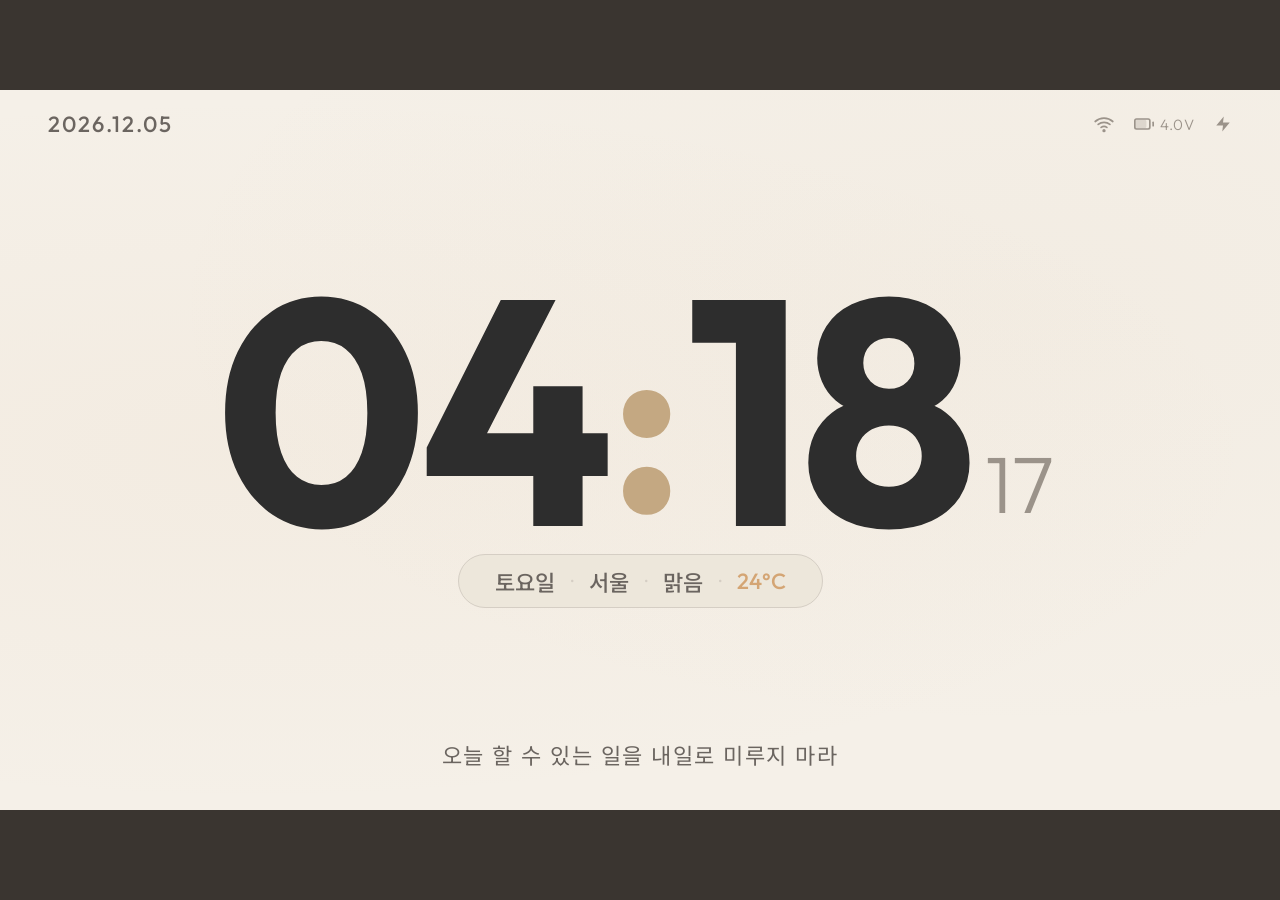
<file: src/004.lvgl_ui/prototype/index.html>
<!DOCTYPE html>
<html lang="ko">
<head>
  <meta charset="UTF-8">
  <meta name="viewport" content="width=1280">
  <title>디지털 탁상시계 - M5Stack Tab5 UI Prototype</title>
  <meta name="description" content="Dieter Rams inspired pastel digital desk clock UI for M5Stack Tab5 (1280x720)">

  <!-- Google Fonts: Outfit (EN) + Noto Sans KR (KO) -->
  <link rel="preconnect" href="https://fonts.googleapis.com">
  <link rel="preconnect" href="https://fonts.gstatic.com" crossorigin>
  <link href="https://fonts.googleapis.com/css2?family=Outfit:wght@300;400;500;700&family=Noto+Sans+KR:wght@400;500&display=swap" rel="stylesheet">

  <link rel="stylesheet" href="style.css">
</head>
<body>
  <div id="screen" class="screen">

    <!-- ═══ Top Bar ═══ -->
    <header class="top-bar">
      <!-- 상단 좌측: 년월일 -->
      <div id="date-display" class="date-display">2026.05.20</div>

      <!-- 상단 우측: WiFi, 배터리, 충전 -->
      <div class="status-bar">
        <div id="wifi-status" class="status-item" title="WiFi 연결됨">
          <!-- WiFi Icon SVG -->
          <svg class="icon icon-wifi" viewBox="0 0 24 24" fill="none" stroke="currentColor" stroke-width="2" stroke-linecap="round" stroke-linejoin="round">
            <path d="M5 12.55a11 11 0 0 1 14.08 0"/>
            <path d="M1.42 9a16 16 0 0 1 21.16 0"/>
            <path d="M8.53 16.11a6 6 0 0 1 6.95 0"/>
            <circle cx="12" cy="20" r="1"/>
          </svg>
        </div>

        <div id="battery-voltage" class="status-item" title="배터리 전압">
          <!-- Battery Icon SVG -->
          <svg class="icon icon-battery" viewBox="0 0 24 24" fill="none" stroke="currentColor" stroke-width="2" stroke-linecap="round" stroke-linejoin="round">
            <rect x="1" y="6" width="18" height="12" rx="2" ry="2"/>
            <line x1="23" y1="10" x2="23" y2="14"/>
            <rect class="battery-fill" x="3" y="8" width="12" height="8" rx="1" fill="currentColor" opacity="0.25"/>
          </svg>
          <span class="status-text">4.2V</span>
        </div>

        <div id="charge-status" class="status-item charging" title="충전 중">
          <!-- Charging Icon SVG -->
          <svg class="icon icon-charge" viewBox="0 0 24 24" fill="currentColor">
            <path d="M13 2L3 14h9l-1 8 10-12h-9l1-8z"/>
          </svg>
        </div>
      </div>
    </header>

    <!-- ═══ Main Clock (Center) ═══ -->
    <main class="clock-area">
      <div class="clock-container">
        <div class="clock-time">
          <span id="clock-hours" class="clock-digits">11</span>
          <span class="clock-colon">:</span>
          <span id="clock-minutes" class="clock-digits">08</span>
          <span id="clock-seconds" class="clock-seconds">32</span>
        </div>
      </div>

      <!-- 시계 아래: 요일, 지역, 날씨, 온도 -->
      <div id="weather-info" class="weather-info">
        <span class="weather-day">화요일</span>
        <span class="weather-sep">·</span>
        <span class="weather-location">서울</span>
        <span class="weather-sep">·</span>
        <span class="weather-condition">맑음</span>
        <span class="weather-sep">·</span>
        <span class="weather-temp">24°C</span>
      </div>
    </main>

    <!-- ═══ Bottom: Quote ═══ -->
    <footer class="quote-area">
      <p id="daily-quote" class="daily-quote">오늘 할 수 있는 일을 내일로 미루지 마라</p>
    </footer>

  </div>

  <script src="clock.js"></script>
</body>
</html>
</file>
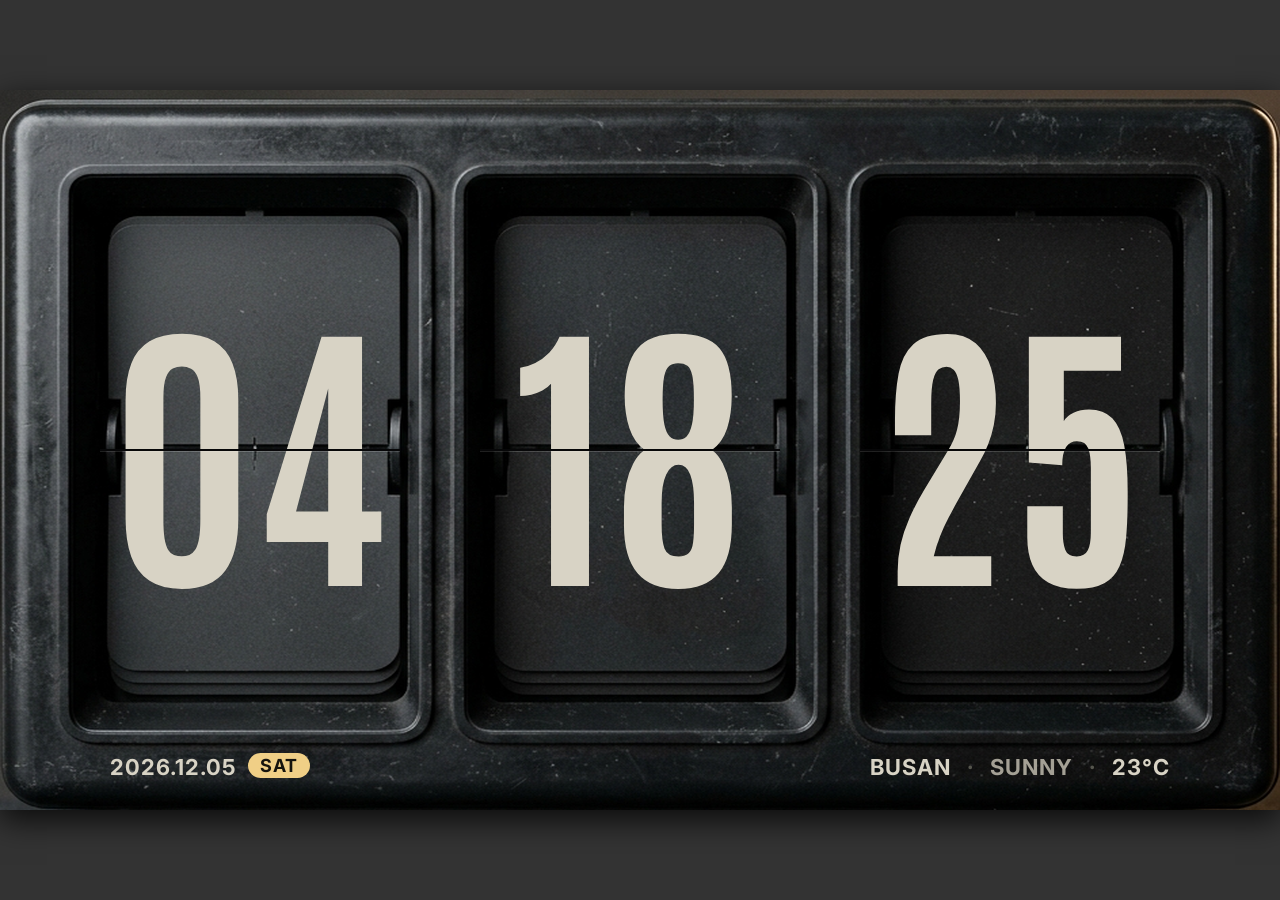
<file: src/006.internet_clock/prototype.html>
<!DOCTYPE html>
<html lang="en">
<head>
    <meta charset="UTF-8">
    <meta name="viewport" content="width=device-width, initial-scale=1.0">
    <title>Solari Flip Clock Prototype</title>
    <!-- Use Google Fonts to simulate the thick Archivo-ExtraBold and clean UI fonts -->
    <link rel="preconnect" href="https://fonts.googleapis.com">
    <link rel="preconnect" href="https://fonts.gstatic.com" crossorigin>
    <link href="https://fonts.googleapis.com/css2?family=Antonio:wght@700&family=Inter:wght@600;700&display=swap" rel="stylesheet">
    <style>
        :root {
            --screen-bg: #070708;
            --ink: #D8D3C5; /* Candidate A: Warm aged white print ink */
            --accent: #F0CF86; /* Warm golden light accent */
            --pill-ink: #16140D;
            --text-bright: #D8D3C5; /* Match ink color for consistency */
            --text-dim: #A4A095; /* Muted gray for footer hierarchy */
            --text-sep: #55554D;
        }

        body {
            margin: 0;
            padding: 0;
            background-color: #333; /* Outer environment background */
            display: flex;
            justify-content: center;
            align-items: center;
            height: 100vh;
            font-family: 'Inter', sans-serif;
        }

        /* Exactly 1280x720 canvas - Background is the cinematic product photo of the 3-window flip clock casing */
        .screen {
            width: 1280px;
            height: 720px;
            background: url('assets/bakelite_casing.png') no-repeat center center;
            background-size: cover;
            position: relative;
            overflow: hidden;
            box-shadow: 0 10px 30px rgba(0,0,0,0.8);
        }

        /* 
           Skeuomorphic window alignment. 
           The bezels, 3D card textures, shadows, and splits are pre-baked in the background photo.
           We place the digit overlay containers exactly over the physical card zones.
        */
        .housing-window {
            position: absolute;
            top: 100px;
            width: 300px;
            height: 520px;
            box-sizing: border-box;
            display: flex;
            align-items: center;
            justify-content: center;
            z-index: 2;
        }

        /* 3px black split line drawn exactly on top of the text to divide the digit in half */
        .housing-window::after {
            content: "";
            position: absolute;
            top: 50%;
            left: 0;
            width: 100%;
            height: 2px;
            background-color: #070708; /* Deep black gap */
            z-index: 10;
            transform: translateY(-50%);
            box-shadow: 0 1px 0px rgba(255, 255, 255, 0.12); /* Subtle light catch on the lower card lip */
        }

        .win-hh {
            left: 100px;
        }

        .win-mm {
            left: 480px;
        }

        .win-ss {
            left: 860px;
        }

        /* Digit text styled to fit perfectly on the pre-baked cards */
        .digit {
            position: relative;
            z-index: 5;
            font-family: 'Antonio', sans-serif;
            font-weight: 700; /* Bold weight - clean, high-contrast, and realistic print look */
            color: var(--ink);
            font-size: 290px;
            line-height: 290px;
            letter-spacing: 0px; /* Antonio characters fit perfectly inside 300px width with default spacing */
            text-align: center;
            width: 100%;
            margin-top: -22px; /* Precise vertical centering to align with the pre-baked split line */
        }

        /* Footer positioned at the bottom 100px space, designed to look like sleek product print text */
        /* Footer positioned at the bottom 100px space, designed to look like sleek product print text */
        .footer {
            position: absolute;
            left: 110px;
            right: 110px;
            top: 664px; /* Lowered slightly to increase gap from window without hitting the bottom */
            display: flex;
            flex-direction: row;
            justify-content: space-between;
            align-items: center;
            font-weight: 700;
            font-size: 22px;
            letter-spacing: 1px;
            z-index: 2;
        }

        .footer-left {
            display: flex;
            align-items: center;
            gap: 12px;
            color: var(--text-bright);
        }

        .pill {
            background-color: var(--accent);
            color: var(--pill-ink);
            padding: 2px 12px;
            border-radius: 50px;
            font-size: 18px;
            transform: translateY(-2px);
        }

        .footer-right {
            color: var(--text-bright);
        }

        .footer-right span.dim {
            color: var(--text-dim);
        }

        .footer-right span.sep {
            color: var(--text-sep);
            margin: 0 10px;
        }
    </style>
</head>
<body>

    <div class="screen">
        <!-- HH Window (Hours) - Placed over left physical card -->
        <div class="housing-window win-hh">
            <div class="digit" id="hh">15</div>
        </div>

        <!-- MM Window (Minutes) - Placed over middle physical card -->
        <div class="housing-window win-mm">
            <div class="digit" id="mm">29</div>
        </div>

        <!-- SS Window (Seconds) - Placed over right physical card -->
        <div class="housing-window win-ss">
            <div class="digit" id="ss">36</div>
        </div>

        <!-- Footer -->
        <div class="footer">
            <div class="footer-left">
                <span id="date">2026.06.01</span>
                <span class="pill" id="wday">MON</span>
            </div>
            <div class="footer-right">
                BUSAN <span class="sep">&middot;</span> <span class="dim">SUNNY</span> <span class="sep">&middot;</span> 23&deg;C
            </div>
        </div>
    </div>

    <script>
        // Update the clock every second to make the prototype feel real
        function updateClock() {
            const now = new Date();
            document.getElementById('hh').textContent = String(now.getHours()).padStart(2, '0');
            document.getElementById('mm').textContent = String(now.getMinutes()).padStart(2, '0');
            document.getElementById('ss').textContent = String(now.getSeconds()).padStart(2, '0');
            
            const days = ["SUN", "MON", "TUE", "WED", "THU", "FRI", "SAT"];
            document.getElementById('wday').textContent = days[now.getDay()];

            const yyyy = now.getFullYear();
            const mm = String(now.getMonth() + 1).padStart(2, '0');
            const dd = String(now.getDate()).padStart(2, '0');
            document.getElementById('date').textContent = `${yyyy}.${mm}.${dd}`;
        }
        
        setInterval(updateClock, 1000);
        updateClock();
    </script>

</body>
</html>
</file>
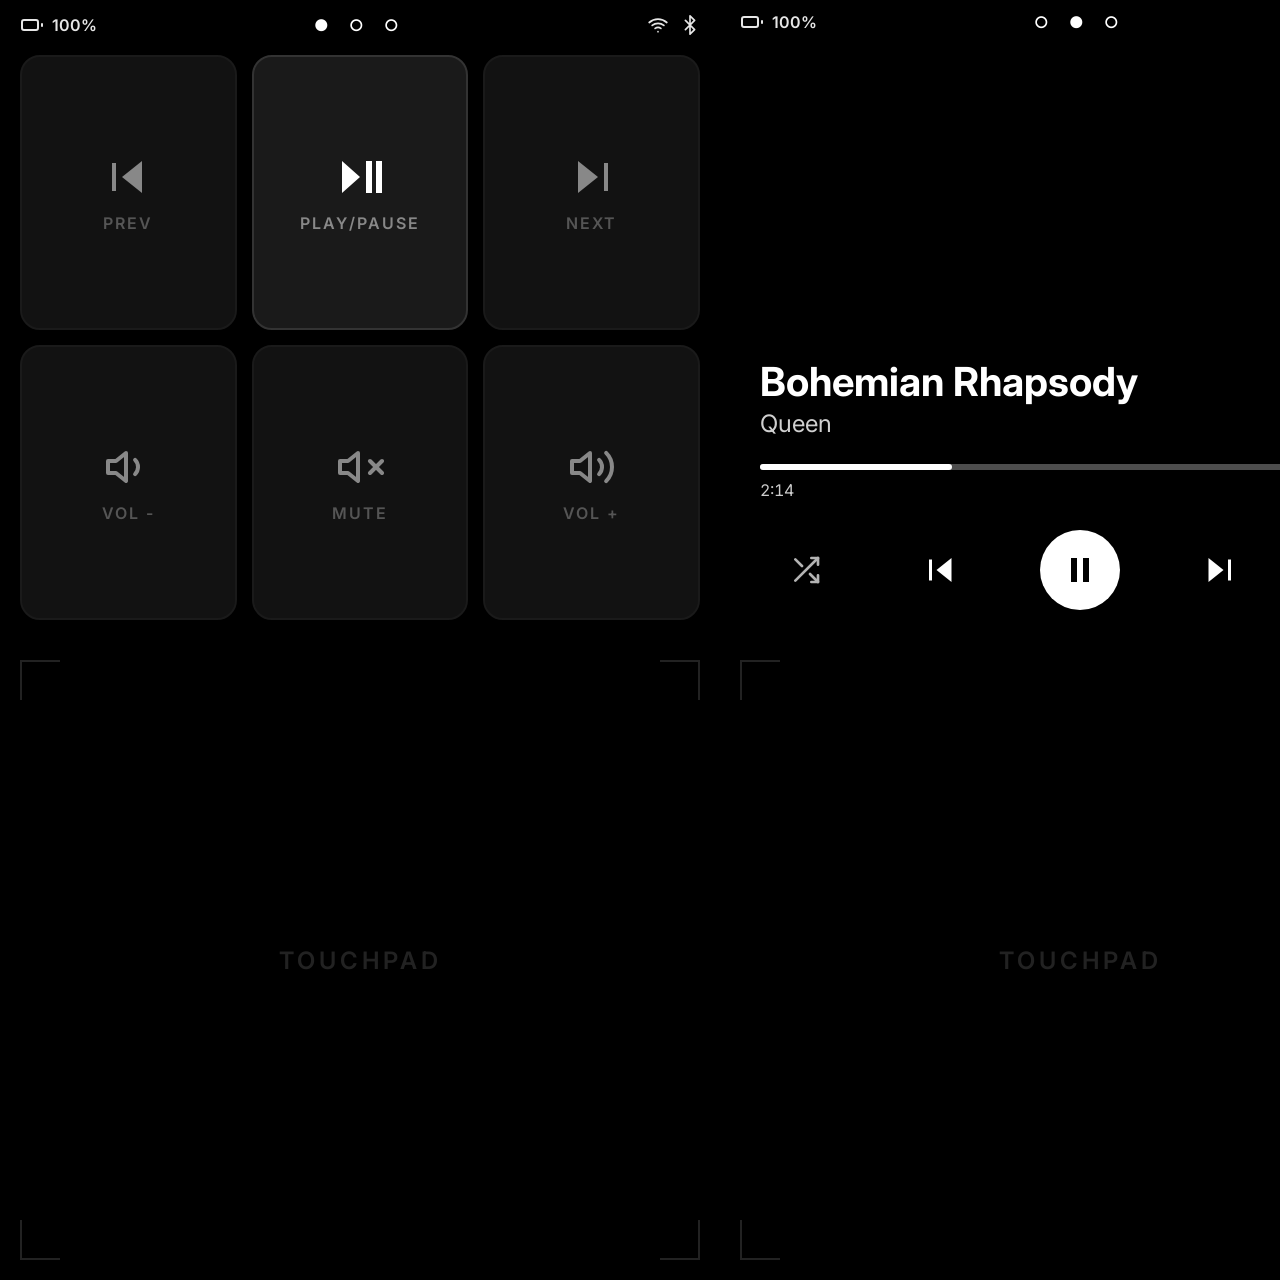
<file: src/009.touchpad/prototype.html>
<!DOCTYPE html>
<html lang="ko">
<head>
    <meta charset="UTF-8">
    <meta name="viewport" content="width=device-width, initial-scale=1.0, maximum-scale=1.0, user-scalable=no">
    <title>M5Stack Tab5 True Layout</title>
    <link href="https://fonts.googleapis.com/css2?family=Inter:wght@300;400;600;700&display=swap" rel="stylesheet">
    <style>
        * { margin: 0; padding: 0; box-sizing: border-box; }
        
        /* Device Mode 720x1280 최적화 */
        body {
            background-color: #000000; display: flex; justify-content: flex-start; align-items: flex-start;
            font-family: 'Inter', sans-serif; color: white; margin: 0; padding: 0;
            width: 100vw; height: 100vh; overflow-x: auto; overflow-y: hidden; scroll-snap-type: x mandatory;
        }

        .screen {
            width: 720px; height: 1280px; background-color: #000000; position: relative;
            display: flex; flex-direction: column; flex-shrink: 0; scroll-snap-align: start;
        }

        svg { display: inline-block; vertical-align: middle; }

        /* =========================================
           GLOBAL COMPONENTS
           ========================================= */
        .status-bar {
            width: 100%; height: 30px; display: flex; justify-content: space-between; align-items: center;
            font-size: 16px; font-weight: 600; color: rgba(255, 255, 255, 0.9); flex-shrink: 0; padding: 0 20px;
        }
        .status-left { display: flex; align-items: center; gap: 8px; width: 120px; }
        .status-center { letter-spacing: 8px; color: white; flex-grow: 1; text-align: center; }
        .status-right { display: flex; justify-content: flex-end; align-items: center; gap: 12px; width: 120px; }

        .touchpad-area {
            width: 100%; height: 640px; background-color: #000000; position: relative; flex-shrink: 0;
        }
        .touch-hint {
            position: absolute; top: 50%; left: 50%; transform: translate(-50%, -50%);
            color: #222222; font-size: 24px; font-weight: 600; letter-spacing: 4px;
        }
        .corner { position: absolute; width: 40px; height: 40px; border: 2px solid #222222; }
        .c-tl { top: 20px; left: 20px; border-right: none; border-bottom: none; }
        .c-tr { top: 20px; right: 20px; border-left: none; border-bottom: none; }
        .c-bl { bottom: 20px; left: 20px; border-right: none; border-top: none; }
        .c-br { bottom: 20px; right: 20px; border-left: none; border-top: none; }

        /* =========================================
           MODE 1: PC Media (Chunky Grid)
           ========================================= */
        .m1-top {
            width: 100%; height: 640px; background-color: #000000; padding: 10px 20px 20px 20px;
            display: flex; flex-direction: column; flex-shrink: 0;
        }
        .m1-grid {
            flex-grow: 1; display: grid; gap: 15px; margin-top: 15px;
            grid-template-columns: repeat(3, 1fr); grid-template-rows: repeat(2, 1fr);
        }
        .m1-btn {
            background-color: #121212; border-radius: 20px; display: flex; flex-direction: column; justify-content: center; align-items: center;
            color: #888; cursor: pointer; border: 2px solid #1a1a1a;
        }
        .m1-btn-icon { margin-bottom: 12px; }
        .m1-btn-label { font-size: 16px; font-weight: 600; letter-spacing: 2px; color: #555; }
        .m1-play-btn { background-color: #1a1a1a; color: #fff; border-color: #333; }
        .m1-play-btn .m1-btn-label { color: #888; }

        /* =========================================
           MODE 2: Spotify (Fullscreen Album Art)
           ========================================= */
        .m2-top {
            width: 100%; height: 640px;
            /* 실제 앨범아트 예시 (위키미디어) */
            background-image: url('https://upload.wikimedia.org/wikipedia/en/9/9f/Bohemian_Rhapsody.png');
            background-size: cover; background-position: center;
            position: relative; padding: 10px 40px 30px 40px;
            display: flex; flex-direction: column; justify-content: flex-end; /* 컨텐츠를 하단으로 밀기 */
            flex-shrink: 0; z-index: 1;
        }
        /* 그라데이션 오버레이 (글씨 가독성 확보) */
        .m2-top::before {
            content: ''; position: absolute; top: 0; left: 0; width: 100%; height: 100%;
            background: linear-gradient(180deg, rgba(0,0,0,0.4) 0%, rgba(0,0,0,0.1) 30%, rgba(0,0,0,0.8) 70%, rgba(0,0,0,1) 100%);
            z-index: -1;
        }

        .m2-status-bar-absolute {
            position: absolute; top: 10px; left: 0; width: 100%; padding: 0 20px;
            display: flex; justify-content: space-between; align-items: center;
            font-size: 16px; font-weight: 600; color: rgba(255, 255, 255, 0.9);
        }

        .m2-info { display: flex; justify-content: space-between; align-items: flex-end; margin-bottom: 25px; }
        .m2-title { font-size: 40px; font-weight: 700; margin-bottom: 4px; line-height: 1.2; text-shadow: 0 2px 10px rgba(0,0,0,0.8); }
        .m2-artist { font-size: 24px; color: #d0d0d0; line-height: 1.2; text-shadow: 0 2px 10px rgba(0,0,0,0.8); }
        .m2-heart { color: #1DB954; filter: drop-shadow(0 2px 10px rgba(0,0,0,0.8)); }
        
        .m2-prog { display: flex; flex-direction: column; gap: 10px; margin-bottom: 30px; }
        .m2-prog-bar { width: 100%; height: 6px; background: rgba(255,255,255,0.3); border-radius: 3px; }
        .m2-prog-fill { width: 30%; height: 100%; background: white; border-radius: 3px; }
        .m2-prog-time { display: flex; justify-content: space-between; font-size: 16px; color: #ccc; font-variant-numeric: tabular-nums; text-shadow: 0 1px 5px rgba(0,0,0,0.8); }
        
        .m2-ctrl { display: flex; justify-content: space-between; align-items: center; padding: 0 10px;}
        .m2-btn { 
            color: white; cursor: pointer; filter: drop-shadow(0 2px 5px rgba(0,0,0,0.8)); 
            padding: 20px; box-sizing: content-box; /* 투명한 터치 영역(Hit-box) 대폭 확장 */
        }
        .m2-btn.dim { color: #b3b3b3; }
        .m2-play {
            width: 80px; height: 80px; background: white; border-radius: 50%;
            color: black; display: flex; justify-content: center; align-items: center;
            box-shadow: 0 5px 15px rgba(0,0,0,0.5);
        }

        /* =========================================
           MODE 3: Numpad & Calculator
           ========================================= */
        .m3-top { 
            width: 100%; height: 384px; background-color: #121212; padding: 10px 40px 20px 40px; 
            display: flex; flex-direction: column; justify-content: space-between; flex-shrink: 0;
        }
        .m3-toggle {
            align-self: flex-start; background: #2C2C2C; padding: 16px 24px; border-radius: 30px;
            font-size: 18px; color: #1DB954; border: 1px solid #1DB954; font-weight: 600; cursor: pointer;
        }
        .m3-result-area { display: flex; flex-direction: column; align-items: flex-end; }
        .m3-history { font-size: 32px; color: #888; margin-bottom: 10px; }
        .m3-result { font-size: 80px; font-weight: 300; letter-spacing: 2px; }
        
        .m3-matrix {
            width: 100%; height: 896px; background-color: #121212; padding: 10px 10px; display: grid; gap: 4px; flex-shrink: 0;
            grid-template-columns: repeat(4, 1fr); grid-template-rows: repeat(5, 1fr); 
        }
        .btn {
            background-color: #2C2C2C; border-radius: 12px; display: flex; justify-content: center;
            align-items: center; font-size: 48px; font-weight: 400; color: white; cursor: pointer;
        }
        .btn-op { background-color: #FF9F0A; font-weight: 600; }
        .btn-fn { background-color: #A5A5A5; color: black; font-weight: 600; }
        .btn-zero { grid-column: span 2; }
        .btn-enter { grid-row: span 2; background-color: #FF9F0A; }
        .icon-backspace { width: 36px; height: 36px; fill: none; stroke: currentColor; stroke-width: 2; stroke-linecap: round; stroke-linejoin: round; }

    </style>
</head>
<body>

    <svg style="display:none;">
        <symbol id="icon-battery" viewBox="0 0 24 24" fill="none" stroke="currentColor" stroke-width="2" stroke-linecap="round" stroke-linejoin="round"><rect x="2" y="7" width="16" height="10" rx="2" ry="2"></rect><line x1="22" y1="11" x2="22" y2="13"></line></symbol>
        <symbol id="icon-wifi" viewBox="0 0 24 24" fill="none" stroke="currentColor" stroke-width="2" stroke-linecap="round" stroke-linejoin="round"><path d="M5 12.55a11 11 0 0 1 14.08 0"></path><path d="M1.42 9a16 16 0 0 1 21.16 0"></path><path d="M8.53 16.11a6 6 0 0 1 6.95 0"></path><line x1="12" y1="20" x2="12.01" y2="20"></line></symbol>
        <symbol id="icon-ble" viewBox="0 0 24 24" fill="none" stroke="currentColor" stroke-width="2" stroke-linecap="round" stroke-linejoin="round"><polyline points="6.5 6.5 17.5 17.5 12 23 12 1 17.5 6.5 6.5 17.5"></polyline></symbol>
        <symbol id="icon-prev" viewBox="0 0 24 24" fill="currentColor"><polygon points="19 20 9 12 19 4 19 20"></polygon><line x1="5" y1="19" x2="5" y2="5" stroke="currentColor" stroke-width="2"></line></symbol>
        <symbol id="icon-play" viewBox="0 0 24 24" fill="currentColor"><polygon points="5 3 19 12 5 21 5 3"></polygon></symbol>
        <symbol id="icon-playpause" viewBox="0 0 24 24" fill="currentColor">
            <polygon points="3 4 12 12 3 20"></polygon>
            <rect x="15" y="4" width="3" height="16"></rect>
            <rect x="20" y="4" width="3" height="16"></rect>
        </symbol>
        <symbol id="icon-pause" viewBox="0 0 24 24" fill="currentColor"><rect x="6" y="4" width="4" height="16"></rect><rect x="14" y="4" width="4" height="16"></rect></symbol>
        <symbol id="icon-next" viewBox="0 0 24 24" fill="currentColor"><polygon points="5 4 15 12 5 20 5 4"></polygon><line x1="19" y1="5" x2="19" y2="19" stroke="currentColor" stroke-width="2"></line></symbol>
        <symbol id="icon-voldown" viewBox="0 0 24 24" fill="none" stroke="currentColor" stroke-width="2" stroke-linecap="round" stroke-linejoin="round"><polygon points="11 5 6 9 2 9 2 15 6 15 11 19 11 5"></polygon><path d="M15.54 8.46a5 5 0 0 1 0 7.07"></path></symbol>
        <symbol id="icon-mute" viewBox="0 0 24 24" fill="none" stroke="currentColor" stroke-width="2" stroke-linecap="round" stroke-linejoin="round"><polygon points="11 5 6 9 2 9 2 15 6 15 11 19 11 5"></polygon><line x1="23" y1="9" x2="17" y2="15"></line><line x1="17" y1="9" x2="23" y2="15"></line></symbol>
        <symbol id="icon-volup" viewBox="0 0 24 24" fill="none" stroke="currentColor" stroke-width="2" stroke-linecap="round" stroke-linejoin="round"><polygon points="11 5 6 9 2 9 2 15 6 15 11 19 11 5"></polygon><path d="M19.07 4.93a10 10 0 0 1 0 14.14M15.54 8.46a5 5 0 0 1 0 7.07"></path></symbol>
        <symbol id="icon-shuffle" viewBox="0 0 24 24" fill="none" stroke="currentColor" stroke-width="2" stroke-linecap="round" stroke-linejoin="round"><polyline points="16 3 21 3 21 8"></polyline><line x1="4" y1="20" x2="21" y2="3"></line><polyline points="21 16 21 21 16 21"></polyline><line x1="15" y1="15" x2="21" y2="21"></line><line x1="4" y1="4" x2="9" y2="9"></line></symbol>
        <symbol id="icon-repeat" viewBox="0 0 24 24" fill="none" stroke="currentColor" stroke-width="2" stroke-linecap="round" stroke-linejoin="round"><polyline points="17 1 21 5 17 9"></polyline><path d="M3 11V9a4 4 0 0 1 4-4h14"></path><polyline points="7 23 3 19 7 15"></polyline><path d="M21 13v2a4 4 0 0 1-4 4H3"></path></symbol>
        <symbol id="icon-heart" viewBox="0 0 24 24" fill="currentColor"><path d="M20.84 4.61a5.5 5.5 0 0 0-7.78 0L12 5.67l-1.06-1.06a5.5 5.5 0 0 0-7.78 7.78l1.06 1.06L12 21.23l7.78-7.78 1.06-1.06a5.5 5.5 0 0 0 0-7.78z"></path></symbol>
        <symbol id="icon-backspace" viewBox="0 0 24 24"><path d="M21 4H8l-7 8 7 8h13a2 2 0 0 0 2-2V6a2 2 0 0 0-2-2z"></path><line x1="18" y1="9" x2="12" y2="15"></line><line x1="12" y1="9" x2="18" y2="15"></line></symbol>
    </svg>

    <!-- ================= MODE 1 ================= -->
    <div class="screen">
        <div class="m1-top">
            <div class="status-bar" style="padding: 0 0;">
                <div class="status-left"><svg width="24" height="24"><use href="#icon-battery"></use></svg> <span>100%</span></div>
                <div class="status-center">● ○ ○</div>
                <div class="status-right"><svg width="20" height="20"><use href="#icon-wifi"></use></svg> <svg width="20" height="20"><use href="#icon-ble"></use></svg></div>
            </div>
            <div class="m1-grid">
                <div class="m1-btn"><svg class="m1-btn-icon" width="48" height="48"><use href="#icon-prev"></use></svg><div class="m1-btn-label">PREV</div></div>
                <div class="m1-btn m1-play-btn"><svg class="m1-btn-icon" width="48" height="48"><use href="#icon-playpause"></use></svg><div class="m1-btn-label">PLAY/PAUSE</div></div>
                <div class="m1-btn"><svg class="m1-btn-icon" width="48" height="48"><use href="#icon-next"></use></svg><div class="m1-btn-label">NEXT</div></div>
                <div class="m1-btn"><svg class="m1-btn-icon" width="48" height="48"><use href="#icon-voldown"></use></svg><div class="m1-btn-label">VOL -</div></div>
                <div class="m1-btn"><svg class="m1-btn-icon" width="48" height="48"><use href="#icon-mute"></use></svg><div class="m1-btn-label">MUTE</div></div>
                <div class="m1-btn"><svg class="m1-btn-icon" width="48" height="48"><use href="#icon-volup"></use></svg><div class="m1-btn-label">VOL +</div></div>
            </div>
        </div>
        <div class="touchpad-area">
            <div class="corner c-tl"></div><div class="corner c-tr"></div>
            <div class="corner c-bl"></div><div class="corner c-br"></div>
            <div class="touch-hint">TOUCHPAD</div>
        </div>
    </div>

    <!-- ================= MODE 2 ================= -->
    <div class="screen">
        <div class="m2-top">
            <!-- 상태바는 배경 위에 뜨도록 Absolute 처리 -->
            <div class="m2-status-bar-absolute">
                <div class="status-left"><svg width="24" height="24"><use href="#icon-battery"></use></svg> <span>100%</span></div>
                <div class="status-center">○ ● ○</div>
                <div class="status-right"><svg width="20" height="20"><use href="#icon-wifi"></use></svg> <svg width="20" height="20"><use href="#icon-ble"></use></svg></div>
            </div>
            
            <!-- 곡 정보 (배경이 앨범아트이므로 하단으로 밀착) -->
            <div class="m2-info">
                <div><div class="m2-title">Bohemian Rhapsody</div><div class="m2-artist">Queen</div></div>
                <svg class="m2-heart" width="36" height="36"><use href="#icon-heart"></use></svg>
            </div>
            <div class="m2-prog">
                <div class="m2-prog-bar"><div class="m2-prog-fill"></div></div>
                <div class="m2-prog-time"><span>2:14</span><span>5:55</span></div>
            </div>
            <div class="m2-ctrl">
                <svg class="m2-btn dim" width="32" height="32"><use href="#icon-shuffle"></use></svg>
                <svg class="m2-btn" width="36" height="36"><use href="#icon-prev"></use></svg>
                <div class="m2-play"><svg width="36" height="36"><use href="#icon-pause"></use></svg></div>
                <svg class="m2-btn" width="36" height="36"><use href="#icon-next"></use></svg>
                <svg class="m2-btn dim" width="32" height="32"><use href="#icon-repeat"></use></svg>
            </div>
        </div>
        <div class="touchpad-area">
            <div class="corner c-tl"></div><div class="corner c-tr"></div>
            <div class="corner c-bl"></div><div class="corner c-br"></div>
            <div class="touch-hint">TOUCHPAD</div>
        </div>
    </div>

    <!-- ================= MODE 3 ================= -->
    <div class="screen">
        <div class="m3-top">
            <div class="status-bar" style="padding: 0 0;">
                <div class="status-left"><svg width="24" height="24"><use href="#icon-battery"></use></svg> <span>100%</span></div>
                <div class="status-center">○ ○ ●</div>
                <div class="status-right"><svg width="20" height="20"><use href="#icon-wifi"></use></svg> <svg width="20" height="20"><use href="#icon-ble"></use></svg></div>
            </div>
            <div class="m3-toggle">Numpad</div>
            <div class="m3-result-area">
                <div class="m3-history">12,345 + 6,789 =</div>
                <div class="m3-result">19,134</div>
            </div>
        </div>
        <div class="m3-matrix">
            <!-- Row 1 -->
            <div class="btn btn-fn">C</div><div class="btn btn-op">/</div><div class="btn btn-op">*</div><div class="btn btn-op"><svg class="icon-backspace"><use href="#icon-backspace"></use></svg></div>
            <!-- Row 2 -->
            <div class="btn">7</div><div class="btn">8</div><div class="btn">9</div><div class="btn btn-op">-</div>
            <!-- Row 3 -->
            <div class="btn">4</div><div class="btn">5</div><div class="btn">6</div><div class="btn btn-op">+</div>
            <!-- Row 4 -->
            <div class="btn">1</div><div class="btn">2</div><div class="btn">3</div><div class="btn btn-enter">↵</div>
            <!-- Row 5 -->
            <div class="btn btn-zero">0</div><div class="btn">.</div>
        </div>
    </div>

</body>
</html>
</file>
<file: src/004.lvgl_ui/prototype/style.css>
/* ═══════════════════════════════════════════════════════
   Digital Desk Clock – Dieter Rams Pastel Style
   Target: M5Stack Tab5 (1280 × 720)
   
   Fonts used (max 5):
   ───────────────────────────────────────────────────────
   1. Outfit 700 (Bold)     → Clock digits
   2. Outfit 500 (Medium)   → Date header
   3. Outfit 300 (Light)    → Status bar, seconds
   4. Noto Sans KR 500      → Weather info (Korean)
   5. Noto Sans KR 400      → Daily quote (Korean)
   ═══════════════════════════════════════════════════════ */

/* ── Design Tokens ── */
:root {
  /* Palette — warm pastel, vintage wood compatible */
  --bg-primary:     #F5F0E8;
  --bg-secondary:   #EDE7DB;
  --text-primary:   #2D2D2D;
  --text-secondary: #6B6560;
  --text-muted:     #9B938A;
  --accent-warm:    #C4A882;
  --accent-coral:   #D4A574;
  --separator:      #D5CEC4;
  --charging-green: #8BA888;

  /* Sizes */
  --screen-w: 1280px;
  --screen-h: 720px;
}

/* ── Reset ── */
*, *::before, *::after {
  margin: 0;
  padding: 0;
  box-sizing: border-box;
}

html, body {
  width: 100%;
  height: 100%;
  background: #3A3530;
  display: flex;
  align-items: center;
  justify-content: center;
  overflow: hidden;
}

/* ── Screen Container ── */
.screen {
  width: var(--screen-w);
  height: var(--screen-h);
  background: var(--bg-primary);
  position: relative;
  display: flex;
  flex-direction: column;
  overflow: hidden;

  /* Subtle warm texture gradient */
  background-image:
    radial-gradient(ellipse at 20% 50%, rgba(212, 165, 116, 0.06) 0%, transparent 70%),
    radial-gradient(ellipse at 80% 30%, rgba(196, 168, 130, 0.05) 0%, transparent 60%);
}

/* ═══════════════════════════════════════════════════════
   TOP BAR — Date (left) + Status icons (right)
   ═══════════════════════════════════════════════════════ */
.top-bar {
  display: flex;
  align-items: center;
  justify-content: space-between;
  padding: 16px 48px 0;
  flex-shrink: 0;
  height: 52px;
}

/* 년월일 — Outfit Medium */
.date-display {
  font-family: 'Outfit', sans-serif;
  font-weight: 500;
  font-size: 22px;
  color: var(--text-secondary);
  letter-spacing: 2px;
}

/* Status bar — 우측 아이콘 그룹 */
.status-bar {
  display: flex;
  align-items: center;
  gap: 20px;
}

.status-item {
  display: flex;
  align-items: center;
  gap: 6px;
  color: var(--text-muted);
  transition: color 0.3s ease;
}

.status-item.charging {
  color: var(--charging-green);
}

.icon {
  width: 20px;
  height: 20px;
}

.icon-charge {
  width: 18px;
  height: 18px;
}

.status-text {
  font-family: 'Outfit', sans-serif;
  font-weight: 300;
  font-size: 15px;
  letter-spacing: 0.5px;
}

/* ═══════════════════════════════════════════════════════
   MAIN CLOCK — Center, dominant
   ═══════════════════════════════════════════════════════ */
.clock-area {
  flex: 1;
  display: flex;
  flex-direction: column;
  align-items: center;
  justify-content: center;
  padding-bottom: 0;
}

.clock-container {
  display: flex;
  align-items: center;
  justify-content: center;
}

.clock-time {
  display: flex;
  align-items: baseline;
  position: relative;
}

/* Clock digits — Outfit Bold */
.clock-digits {
  font-family: 'Outfit', sans-serif;
  font-weight: 700;
  font-size: 320px;
  color: var(--text-primary);
  line-height: 0.85;
  letter-spacing: -8px;
}

.clock-colon {
  font-family: 'Outfit', sans-serif;
  font-weight: 700;
  font-size: 260px;
  color: var(--accent-warm);
  line-height: 0.85;
  margin: 0 2px;
  position: relative;
  top: -14px;
  animation: colonPulse 2s ease-in-out infinite;
}

/* Seconds — Outfit Light, smaller */
.clock-seconds {
  font-family: 'Outfit', sans-serif;
  font-weight: 300;
  font-size: 80px;
  color: var(--text-muted);
  margin-left: 14px;
  align-self: flex-end;
  position: relative;
  bottom: 10px;
  letter-spacing: 1px;
  min-width: 80px;
}

/* Colon blink animation */
@keyframes colonPulse {
  0%, 100% { opacity: 1; }
  50% { opacity: 0.3; }
}

/* ═══════════════════════════════════════════════════════
   WEATHER INFO — Below clock
   ═══════════════════════════════════════════════════════ */
.weather-info {
  display: flex;
  align-items: center;
  gap: 16px;
  margin-top: 10px;
  padding: 10px 36px;
  background: var(--bg-secondary);
  border-radius: 40px;
  border: 1px solid var(--separator);
}

.weather-day,
.weather-location,
.weather-condition {
  font-family: 'Noto Sans KR', sans-serif;
  font-weight: 500;
  font-size: 22px;
  color: var(--text-secondary);
}

.weather-temp {
  font-family: 'Outfit', sans-serif;
  font-weight: 500;
  font-size: 22px;
  color: var(--accent-coral);
}

.weather-sep {
  font-family: 'Outfit', sans-serif;
  font-weight: 300;
  font-size: 22px;
  color: var(--separator);
  user-select: none;
}

/* ═══════════════════════════════════════════════════════
   QUOTE — Bottom single line
   ═══════════════════════════════════════════════════════ */
.quote-area {
  flex-shrink: 0;
  display: flex;
  align-items: flex-start;
  justify-content: center;
  padding: 0 60px 28px;
  height: 72px;
}

.daily-quote {
  font-family: 'Noto Sans KR', sans-serif;
  font-weight: 400;
  font-size: 22px;
  color: var(--text-secondary);
  letter-spacing: 1.5px;
  text-align: center;
  white-space: nowrap;
  overflow: hidden;
  text-overflow: ellipsis;
  max-width: 100%;
  position: relative;
}

/* Subtle underline accent */
.daily-quote::after {
  content: '';
  position: absolute;
  bottom: -8px;
  left: 50%;
  transform: translateX(-50%);
  width: 40px;
  height: 2px;
  background: var(--accent-warm);
  border-radius: 1px;
  opacity: 0.5;
}
</file>
